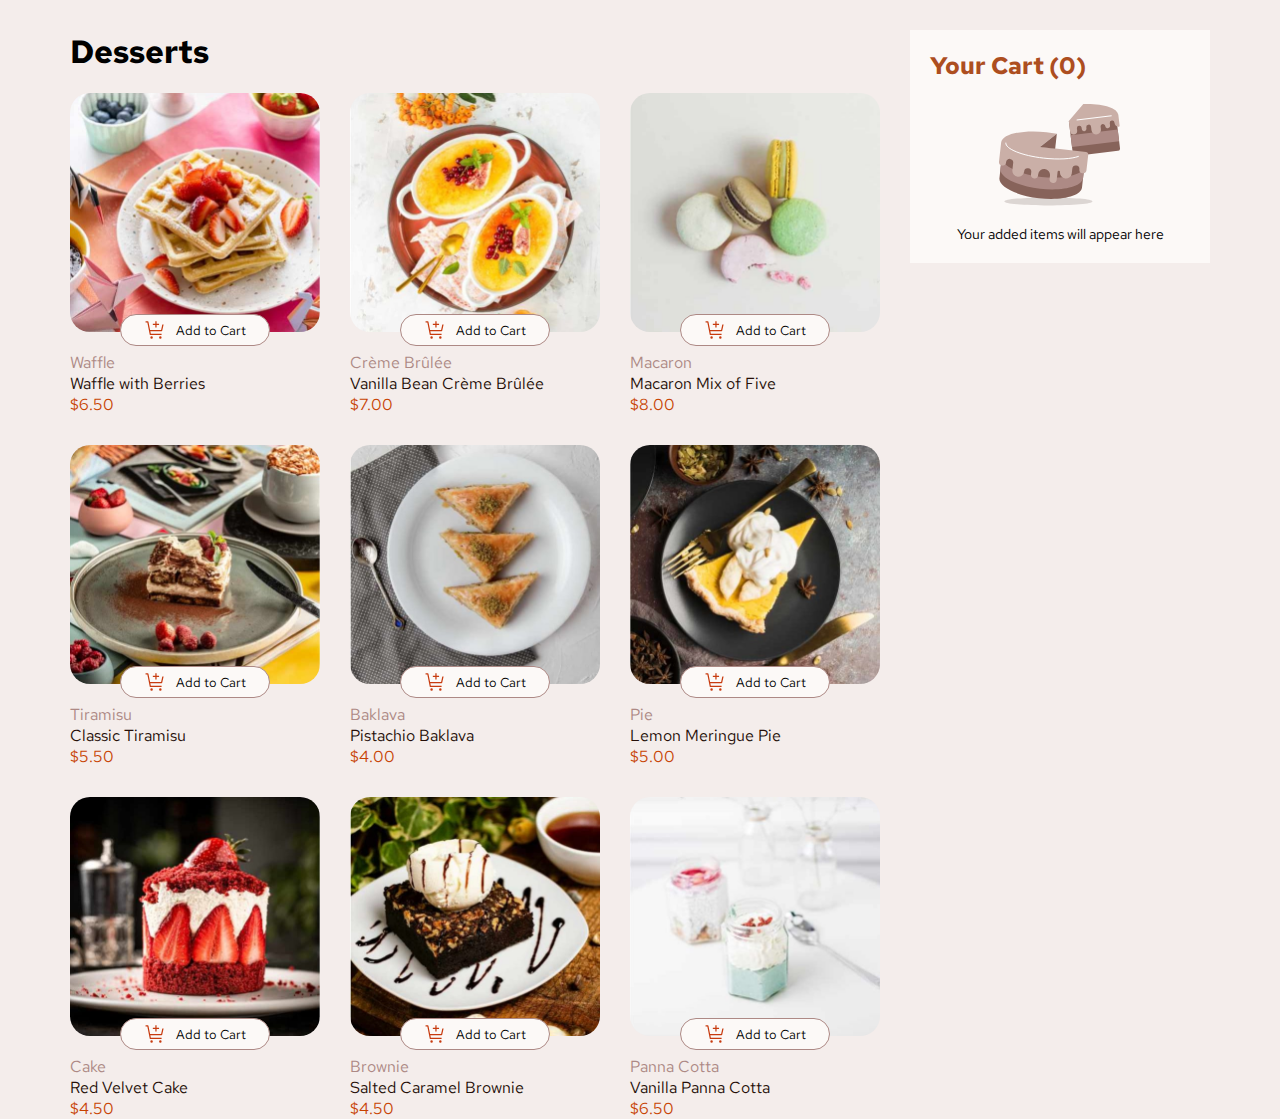
<file: index.html>
<!DOCTYPE html>
<html lang="en">
  <head>
    <meta charset="UTF-8" />
    <meta name="viewport" content="width=device-width, initial-scale=1.0" />
    <!-- displays site properly based on user's device -->

    <link
      rel="icon"
      type="image/png"
      sizes="32x32"
      href="./assets/images/favicon-32x32.png"
    />
    <link rel="stylesheet" href="styles.css" />

    <title>Product list with cart</title>

    <!-- Feel free to remove these styles or customise in your own stylesheet 👍 -->
    <style>
      .attribution {
        font-size: 11px;
        text-align: center;
      }
      .attribution a {
        color: hsl(228, 45%, 44%);
      }
    </style>
  </head>
  <body>
    <div class="body">
      <div class="main">
        <h1 class="heading">Desserts</h1>
        <div class="productPart">
          <div class="product">
            <div class="imgDiv">
              <img
                class="productImg imgDeskTop"
                src="assets/images/image-waffle-desktop.jpg"
                alt=""
              />
              <img
                class="productImg imgTablet"
                src="assets/images/image-waffle-tablet.jpg"
                alt=""
              /><img
                class="productImg imgMobile"
                src="assets/images/image-waffle-mobile.jpg"
                alt=""
              />
            </div>
            <div class="contentDiv">
              <div class="btnDiv">
                <button class="addBtn" type="button">
                  <img src="assets/images/icon-add-to-cart.svg" alt="" />Add to
                  Cart
                </button>
                <div class="quantityControl">
                  <button class="quantityDecrement">
                    <img
                      src="assets/images/icon-decrement-quantity.svg"
                      alt=""
                    />
                  </button>
                  <span class="quantityNumber">0</span>
                  <button class="quantityIncrement">
                    <img
                      src="assets/images/icon-increment-quantity.svg"
                      alt=""
                    />
                  </button>
                </div>
              </div>
              <span class="productTag">Waffle</span>
              <p class="productName">Waffle with Berries</p>
              <span class="productPrice">$6.50</span>
            </div>
          </div>
          <div class="product">
            <div class="imgDiv">
              <img
                class="productImg imgDeskTop"
                src="assets/images/image-creme-brulee-desktop.jpg"
                alt=""
              />
              <img
                class="productImg imgTablet"
                src="assets/images/image-creme-brulee-tablet.jpg"
                alt=""
              />
              <img
                class="productImg imgMobile"
                src="assets/images/image-creme-brulee-mobile.jpg"
                alt=""
              />
            </div>
            <div class="contentDiv">
              <div class="btnDiv">
                <button class="addBtn" type="button">
                  <img src="assets/images/icon-add-to-cart.svg" alt="" />Add to
                  Cart
                </button>
                <div class="quantityControl">
                  <button class="quantityDecrement">
                    <img
                      src="assets/images/icon-decrement-quantity.svg"
                      alt=""
                    />
                  </button>
                  <span class="quantityNumber">0</span>
                  <button class="quantityIncrement">
                    <img
                      src="assets/images/icon-increment-quantity.svg"
                      alt=""
                    />
                  </button>
                </div>
              </div>
              <span class="productTag">Crème Brûlée</span>
              <p class="productName">Vanilla Bean Crème Brûlée</p>
              <span class="productPrice">$7.00</span>
            </div>
          </div>
          <div class="product">
            <div class="imgDiv">
              <img
                class="productImg imgDeskTop"
                src="assets/images/image-macaron-desktop.jpg"
                alt=""
              />
              <img
                class="productImg imgTablet"
                src="assets/images/image-macaron-tablet.jpg"
                alt=""
              />
              <img
                class="productImg imgMobile"
                src="assets/images/image-macaron-mobile.jpg"
                alt=""
              />
            </div>
            <div class="contentDiv">
              <div class="btnDiv">
                <button class="addBtn" type="button">
                  <img src="assets/images/icon-add-to-cart.svg" alt="" />Add to
                  Cart
                </button>
                <div class="quantityControl">
                  <button class="quantityDecrement">
                    <img
                      src="assets/images/icon-decrement-quantity.svg"
                      alt=""
                    />
                  </button>
                  <span class="quantityNumber">0</span>
                  <button class="quantityIncrement">
                    <img
                      src="assets/images/icon-increment-quantity.svg"
                      alt=""
                    />
                  </button>
                </div>
              </div>
              <span class="productTag">Macaron</span>
              <p class="productName">Macaron Mix of Five</p>
              <span class="productPrice">$8.00</span>
            </div>
          </div>
          <div class="product">
            <div class="imgDiv">
              <img
                class="productImg imgDeskTop"
                src="assets/images/image-tiramisu-desktop.jpg"
                alt=""
              /><img
                class="productImg imgTablet"
                src="assets/images/image-tiramisu-tablet.jpg"
                alt=""
              /><img
                class="productImg imgMobile"
                src="assets/images/image-tiramisu-mobile.jpg"
                alt=""
              />
            </div>
            <div class="contentDiv">
              <div class="btnDiv">
                <button class="addBtn" type="button">
                  <img src="assets/images/icon-add-to-cart.svg" alt="" />Add to
                  Cart
                </button>
                <div class="quantityControl">
                  <button class="quantityDecrement">
                    <img
                      src="assets/images/icon-decrement-quantity.svg"
                      alt=""
                    />
                  </button>
                  <span class="quantityNumber">0</span>
                  <button class="quantityIncrement">
                    <img
                      src="assets/images/icon-increment-quantity.svg"
                      alt=""
                    />
                  </button>
                </div>
              </div>
              <span class="productTag">Tiramisu</span>
              <p class="productName">Classic Tiramisu</p>
              <span class="productPrice">$5.50</span>
            </div>
          </div>
          <div class="product">
            <div class="imgDiv">
              <img
                class="productImg imgDeskTop"
                src="assets/images/image-baklava-desktop.jpg"
                alt=""
              /><img
                class="productImg imgTablet"
                src="assets/images/image-baklava-tablet.jpg"
                alt=""
              /><img
                class="productImg imgMobile"
                src="assets/images/image-baklava-mobile.jpg"
                alt=""
              />
            </div>
            <div class="contentDiv">
              <div class="btnDiv">
                <button class="addBtn" type="button">
                  <img src="assets/images/icon-add-to-cart.svg" alt="" />Add to
                  Cart
                </button>
                <div class="quantityControl">
                  <button class="quantityDecrement">
                    <img
                      src="assets/images/icon-decrement-quantity.svg"
                      alt=""
                    />
                  </button>
                  <span class="quantityNumber">0</span>
                  <button class="quantityIncrement">
                    <img
                      src="assets/images/icon-increment-quantity.svg"
                      alt=""
                    />
                  </button>
                </div>
              </div>
              <span class="productTag">Baklava</span>
              <p class="productName">Pistachio Baklava</p>
              <span class="productPrice">$4.00</span>
            </div>
          </div>
          <div class="product">
            <div class="imgDiv">
              <img
                class="productImg imgDeskTop"
                src="assets/images/image-meringue-desktop.jpg"
                alt=""
              /><img
                class="productImg imgTablet"
                src="assets/images/image-meringue-tablet.jpg"
                alt=""
              /><img
                class="productImg imgMobile"
                src="assets/images/image-meringue-mobile.jpg"
                alt=""
              />
            </div>
            <div class="contentDiv">
              <div class="btnDiv">
                <button class="addBtn" type="button">
                  <img src="assets/images/icon-add-to-cart.svg" alt="" />Add to
                  Cart
                </button>
                <div class="quantityControl">
                  <button class="quantityDecrement">
                    <img
                      src="assets/images/icon-decrement-quantity.svg"
                      alt=""
                    />
                  </button>
                  <span class="quantityNumber">0</span>
                  <button class="quantityIncrement">
                    <img
                      src="assets/images/icon-increment-quantity.svg"
                      alt=""
                    />
                  </button>
                </div>
              </div>
              <span class="productTag">Pie</span>
              <p class="productName">Lemon Meringue Pie</p>
              <span class="productPrice">$5.00</span>
            </div>
          </div>
          <div class="product">
            <div class="imgDiv">
              <img
                class="productImg imgDeskTop"
                src="assets/images/image-cake-desktop.jpg"
                alt=""
              /><img
                class="productImg imgTablet"
                src="assets/images/image-cake-tablet.jpg"
                alt=""
              /><img
                class="productImg imgMobile"
                src="assets/images/image-cake-mobile.jpg"
                alt=""
              />
            </div>
            <div class="contentDiv">
              <div class="btnDiv">
                <button class="addBtn" type="button">
                  <img src="assets/images/icon-add-to-cart.svg" alt="" />Add to
                  Cart
                </button>
                <div class="quantityControl">
                  <button class="quantityDecrement">
                    <img
                      src="assets/images/icon-decrement-quantity.svg"
                      alt=""
                    />
                  </button>
                  <span class="quantityNumber">0</span>
                  <button class="quantityIncrement">
                    <img
                      src="assets/images/icon-increment-quantity.svg"
                      alt=""
                    />
                  </button>
                </div>
              </div>
              <span class="productTag">Cake</span>
              <p class="productName">Red Velvet Cake</p>
              <span class="productPrice">$4.50</span>
            </div>
          </div>
          <div class="product">
            <div class="imgDiv">
              <img
                class="productImg imgDeskTop"
                src="assets/images/image-brownie-desktop.jpg"
                alt=""
              /><img
                class="productImg imgTablet"
                src="assets/images/image-brownie-tablet.jpg"
                alt=""
              /><img
                class="productImg imgMobile"
                src="assets/images/image-brownie-mobile.jpg"
                alt=""
              />
            </div>
            <div class="contentDiv">
              <div class="btnDiv">
                <button class="addBtn" type="button">
                  <img src="assets/images/icon-add-to-cart.svg" alt="" />Add to
                  Cart
                </button>
                <div class="quantityControl">
                  <button class="quantityDecrement">
                    <img
                      src="assets/images/icon-decrement-quantity.svg"
                      alt=""
                    />
                  </button>
                  <span class="quantityNumber">0</span>
                  <button class="quantityIncrement">
                    <img
                      src="assets/images/icon-increment-quantity.svg"
                      alt=""
                    />
                  </button>
                </div>
              </div>
              <span class="productTag">Brownie</span>
              <p class="productName">Salted Caramel Brownie</p>
              <span class="productPrice">$4.50</span>
            </div>
          </div>
          <div class="product">
            <div class="imgDiv">
              <img
                class="productImg imgDeskTop"
                src="assets/images/image-panna-cotta-desktop.jpg"
                alt=""
              /><img
                class="productImg imgTablet"
                src="assets/images/image-panna-cotta-tablet.jpg"
                alt=""
              /><img
                class="productImg imgMobile"
                src="assets/images/image-panna-cotta-mobile.jpg"
                alt=""
              />
            </div>

            <div class="contentDiv">
              <div class="btnDiv">
                <button class="addBtn" type="button">
                  <img src="assets/images/icon-add-to-cart.svg" alt="" />Add to
                  Cart
                </button>
                <div class="quantityControl">
                  <button class="quantityDecrement">
                    <img
                      src="assets/images/icon-decrement-quantity.svg"
                      alt=""
                    />
                  </button>
                  <span class="quantityNumber">0</span>
                  <button class="quantityIncrement">
                    <img
                      src="assets/images/icon-increment-quantity.svg"
                      alt=""
                    />
                  </button>
                </div>
              </div>
              <span class="productTag">Panna Cotta</span>
              <p class="productName">Vanilla Panna Cotta</p>
              <span class="productPrice">$6.50</span>
            </div>
          </div>
        </div>
      </div>

      <section>
        <div class="cart">
          <header class="cartProductTotal">
            Your Cart (<span class="cartProductNumber">0</span>)
          </header>
          <div class="emptyCart">
            <img src="assets/images/illustration-empty-cart.svg" alt="" />
            <p>Your added items will appear here</p>
          </div>
          <div class="cartProductDiv">
            <!-- <article class="cartProduct">
              <div class="singleProduct">
                <p class="productName">Classic Tiramisu</p>
                <div>
                  <span class="productQuantity">1</span
                  ><span class="productUnit">X</span>
                  <span class="atsign">@</span>
                  <span class="cartSingleProductPrice">$5.50</span>
                  <span class="cartSingleProductPriceTotal">$5.50</span>
                </div>
              </div>
              <button class="cartDeleteProductBtn">
                <img src="assets/images/icon-remove-item.svg" alt="" />
              </button>
            </article> -->
          </div>

          <div class="cartTotal">
            <span>Order Total</span>
            <div><span>$</span><span class="cartTotalPrice">0.00</span></div>
          </div>
          <div class="submitDiv">
            <div class="carbon-neutral">
              <img src="assets/images/icon-carbon-neutral.svg" alt="" />This is
              a carbon-neutral delivery
            </div>
            <button class="submitBtn">Confirm Order</button>
          </div>
        </div>
      </section>
    </div>
    <section class="orderConfirm">
      <div class="confirmDiv">
        <img
          src="assets/images/icon-order-confirmed.svg"
          alt=""
          class="confirmImg"
        />
        <div class="confirmMsg">
          <h1>Order Confirm</h1>
          <span>We hope you enjoy your food!</span>
        </div>
        <div class="orderInfo">
          <div class="orderInfoProduct">
            <div class="orderInfoProductDiv">
              <img
                src="assets/images/image-tiramisu-desktop.jpg"
                alt=""
                class="orderProductImg"
              />
              <div class="orderInfoProductDetail">
                <h4>Classic Tiramisu</h4>
                <span class="productQuantity">1</span
                ><span class="productUnit">x</span><span class="atsign">@ </span
                ><span class="cartSingleProductPrice">$5.50</span>
              </div>
            </div>
            <div class="orderInfoSingleProductTotalPrice">$5.50</div>
          </div>
          <div class="orderInfoProduct">
            <div class="orderInfoProductDiv">
              <img
                src="assets/images/image-tiramisu-desktop.jpg"
                alt=""
                class="orderProductImg"
              />
              <div class="orderInfoProductDetail">
                <h4>Classic Tiramisu</h4>
                <span class="productQuantity">1</span
                ><span class="productUnit">x</span><span class="atsign">@ </span
                ><span class="cartSingleProductPrice">$5.50</span>
              </div>
            </div>
            <div class="orderInfoSingleProductTotalPrice">$5.50</div>
          </div>
          <div class="orderInfoProduct">
            <div class="orderInfoProductDiv">
              <img
                src="assets/images/image-tiramisu-desktop.jpg"
                alt=""
                class="orderProductImg"
              />
              <div class="orderInfoProductDetail">
                <h4>Classic Tiramisu</h4>
                <span class="productQuantity">1</span
                ><span class="productUnit">x</span><span class="atsign">@ </span
                ><span class="cartSingleProductPrice">$5.50</span>
              </div>
            </div>
            <div class="orderInfoSingleProductTotalPrice">$5.50</div>
          </div>
          <div></div>
          <div></div>
          <div class="orderInfoTotal">
            <span>Order Total</span>
            <h1>$46.50</h1>
          </div>
        </div>
        <button class="orderInfoBtn">Start New Order</button>
      </div>
    </section>
  </body>
  <script src="index.js"></script>
</html>
</file>
<file: styles.css>
@import url("https://fonts.googleapis.com/css2?family=Red+Hat+Text:ital,wght@0,300..700;1,300..700&display=swap");
* {
  padding: 0;
  margin: 0;
  box-sizing: border-box;
  font-family: "Red Hat Text", sans-serif;
  /* background-color: hsl(13, 31%, 94%); */
}

body {
  background-color: hsl(13, 31%, 94%);
}

.body {
  /*  background-color: hsl(13, 31%, 94%); */
  padding: 30px;
  max-width: 1200px;
  margin: 0 auto;
  display: flex;
  height: 100vh;
  display: flex;
  gap: 30px;
}

.main h1.heading {
  padding-bottom: 20px;
}
.main .productPart {
  display: flex;
  flex-wrap: wrap;
  gap: 30px;
  /* border: 1px solid green; */
}
.main .productPart .product {
  flex: 1 1 calc(33% - 50px);
  /* border: 1px solid red; */
  /* .imgDeskTop {
    display: none;
  } */
}
.main .productPart .product .productImg {
  width: 100%;
  height: 70%;
  border-radius: 20px;
}
.main .productPart .product .imgTablet {
  display: none;
}
.main .productPart .product .imgMobile {
  display: none;
}
.main .productPart .product .contentDiv {
  position: relative;
  padding-top: 15px;
}
.main .productPart .product .contentDiv .productTag {
  color: hsl(7, 20%, 60%);
}
.main .productPart .product .contentDiv .productName {
  color: hsl(14, 65%, 9%);
}
.main .productPart .product .contentDiv .productPrice {
  color: hsl(20, 100%, 39%);
}
.main .productPart .product .contentDiv .btnDiv {
  display: flex;
  justify-content: center;
  width: 100%;
}
.main .productPart .product .contentDiv .btnDiv .addBtn {
  position: absolute;
  top: -30%;
  /* width: 50%; */
  min-width: 150px;
  padding: 5px 20px;
  border-radius: 20px;
  display: flex;
  justify-content: center;
  align-items: center;
  gap: 10px;
  border: 1px solid hsl(7, 20%, 60%);
  background-color: hsl(20, 50%, 98%);
  cursor: pointer;
}
.main .productPart .product .contentDiv .btnDiv .quantityControl {
  position: absolute;
  top: -30%;
  /* width: 50%; */
  padding: 5px 20px;
  border-radius: 20px;
  min-width: 150px;
  display: none;
  justify-content: space-between;
  align-items: center;
  gap: 10px;
  border: 1px solid hsl(7, 20%, 60%);
  background-color: hsl(20, 50%, 98%);
  background-color: hsl(20, 100%, 39%);
  color: hsl(20, 50%, 98%);
}
.main .productPart .product .contentDiv .btnDiv .quantityControl .quantityIncrement,
.main .productPart .product .contentDiv .btnDiv .quantityControl .quantityDecrement {
  background-color: inherit;
  display: flex;
  cursor: pointer;
  justify-content: center;
  align-items: center;
  width: 20px;
  height: 20px;
  color: hsl(20, 50%, 98%);
  border: 1px solid hsl(20, 50%, 98%);
  border-radius: 20px;
}

.cart {
  background-color: hsl(20, 50%, 98%);
  min-width: 300px;
  padding: 20px;
}
.cart header.cartProductTotal {
  color: hsl(20, 70%, 40%);
  font-weight: 900;
  font-size: 1.5rem;
  padding-bottom: 10px;
}
.cart div.emptyCart {
  text-align: center;
  display: block;
}
.cart div.emptyCart p {
  font-size: 0.9rem;
}
.cart .cartProductDiv .cartProduct {
  display: flex;
  justify-content: space-between;
  align-items: center;
  padding-bottom: 10px;
  padding-top: 10px;
  border-bottom: 1px solid hsl(7, 20%, 60%);
}
.cart .cartProductDiv .cartProduct .productName {
  padding-bottom: 5px;
}
.cart .cartProductDiv .cartProduct .productQuantity,
.cart .cartProductDiv .cartProduct .productUnit {
  color: hsl(20, 70%, 40%);
}
.cart .cartProductDiv .cartProduct .productUnit {
  padding-right: 5px;
}
.cart .cartProductDiv .cartProduct .atsign,
.cart .cartProductDiv .cartProduct .cartSingleProductPrice {
  color: hsl(7, 20%, 60%);
  padding-right: 5px;
}
.cart .cartProductDiv .cartProduct button {
  width: 20px;
  cursor: pointer;
  border: 1px solid gray;
  height: 20px;
  border-radius: 50%;
}
.cart .cartTotal {
  /* display: flex; */
  display: none;
  justify-content: space-between;
  padding: 15px;
}
.cart .submitDiv {
  /* display: block; */
  display: none;
}
.cart .submitDiv .carbon-neutral {
  display: flex;
  gap: 10px;
  justify-content: center;
  align-items: center;
  padding: 10px;
  font-size: 0.9rem;
  background: hsl(13, 31%, 94%);
}
.cart .submitDiv .submitBtn {
  width: 100%;
  cursor: pointer;
  background-color: hsl(20, 100%, 39%);
  border-radius: 20px;
  border: none;
  color: hsl(20, 50%, 98%);
  padding: 10px;
  margin-top: 15px;
}

@media (max-width: 1024px) {
  .body {
    flex-direction: column;
  }
  .main .productPart .product {
    flex: 1 1 45%;
    max-width: 45%;
  }
  .main .productPart .product .imgDeskTop,
  .main .productPart .product .imgMobile {
    display: none;
  }
  .main .productPart .product .imgTablet {
    display: block;
  }
}
@media (max-width: 425px) {
  .main .productPart .product {
    flex: 1 1 100%;
    max-width: none;
  }
  .main .productPart .product .imgDeskTop,
  .main .productPart .product .imgTablet {
    display: none;
  }
  .main .productPart .product .imgMobile {
    display: block;
  }
  .cart {
    min-width: auto;
  }
}
.orderConfirm {
  display: none;
  width: 100%;
  height: 100%;
  z-index: 100;
  position: fixed;
  top: 0;
  left: 0;
  justify-content: center;
  align-items: center;
  background-color: rgba(0, 0, 0, 0.5);
}
.orderConfirm .confirmDiv {
  width: 600px;
  min-height: 350px;
  background: hsl(20, 50%, 98%);
  padding: 30px;
  display: flex;
  flex-direction: column;
  gap: 15px;
  border-radius: 15px;
}
.orderConfirm .confirmDiv .confirmImg {
  width: 40px;
  height: 40px;
}
.orderConfirm .confirmDiv .orderInfo {
  background-color: hsl(13, 31%, 94%);
  border-radius: 15px;
}
.orderConfirm .confirmDiv .orderInfo .orderInfoProduct {
  display: flex;
  justify-content: space-between;
  border-bottom: 1px solid hsl(14, 25%, 72%);
  margin: 20px 20px 0 20px;
  padding-bottom: 20px;
}
.orderConfirm .confirmDiv .orderInfo .orderInfoProduct .orderInfoProductDiv {
  display: flex;
  justify-content: center;
  align-items: center;
  gap: 15px;
}
.orderConfirm .confirmDiv .orderInfo .orderInfoProduct .orderInfoProductDiv .orderProductImg {
  width: 40px;
  height: 40px;
}
.orderConfirm .confirmDiv .orderInfo .orderInfoProduct .orderInfoProductDiv .orderInfoProductDetail .productQuantity,
.orderConfirm .confirmDiv .orderInfo .orderInfoProduct .orderInfoProductDiv .orderInfoProductDetail .productUnit {
  color: hsl(20, 70%, 40%);
}
.orderConfirm .confirmDiv .orderInfo .orderInfoProduct .orderInfoProductDiv .orderInfoProductDetail .atsign {
  padding-left: 15px;
}
.orderConfirm .confirmDiv .orderInfo .orderInfoProduct .orderInfoSingleProductTotalPrice {
  display: flex;
  align-items: center;
}
.orderConfirm .confirmDiv .orderInfo .orderInfoTotal {
  display: flex;
  justify-content: space-between;
  padding: 20px;
}
.orderConfirm .confirmDiv .orderInfoBtn {
  width: 100%;
  cursor: pointer;
  background-color: hsl(20, 100%, 39%);
  border-radius: 20px;
  border: none;
  color: hsl(20, 50%, 98%);
  padding: 10px;
  margin-top: 15px;
}/*# sourceMappingURL=styles.css.map */
</file>
